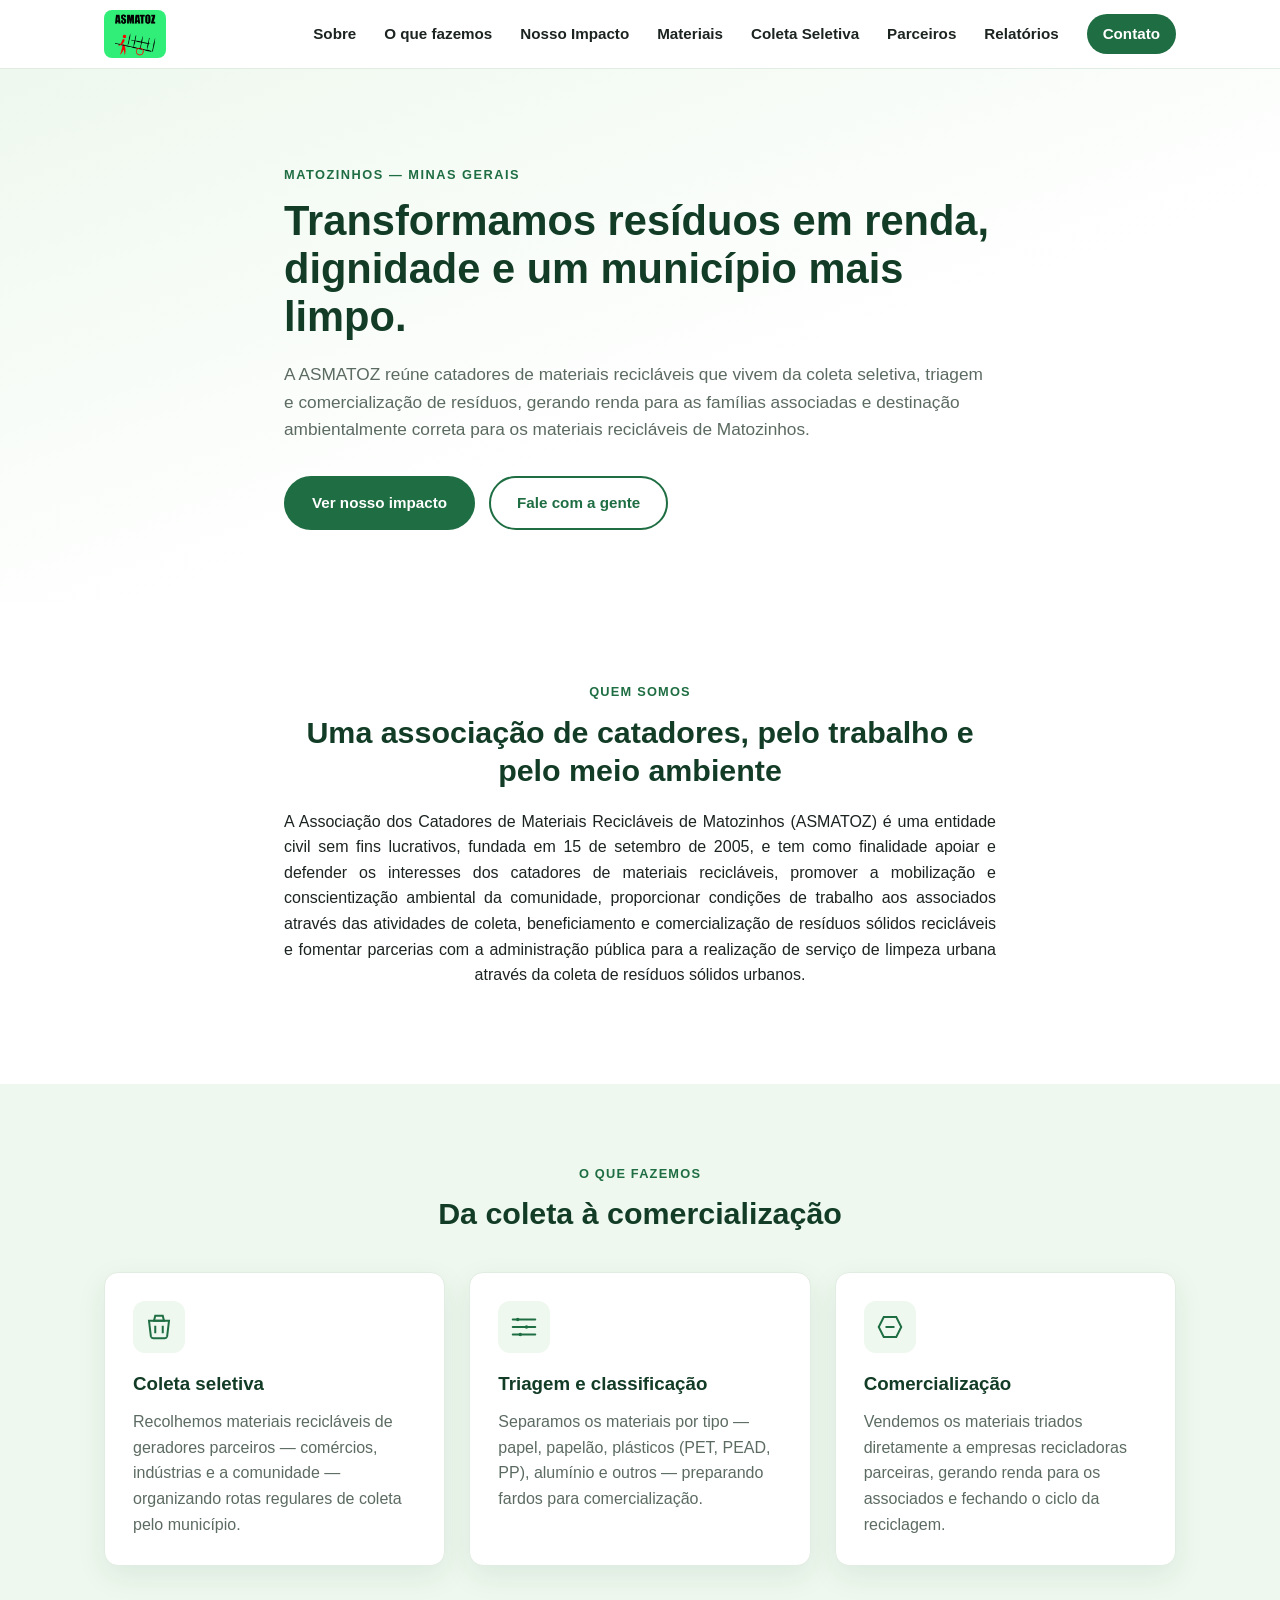
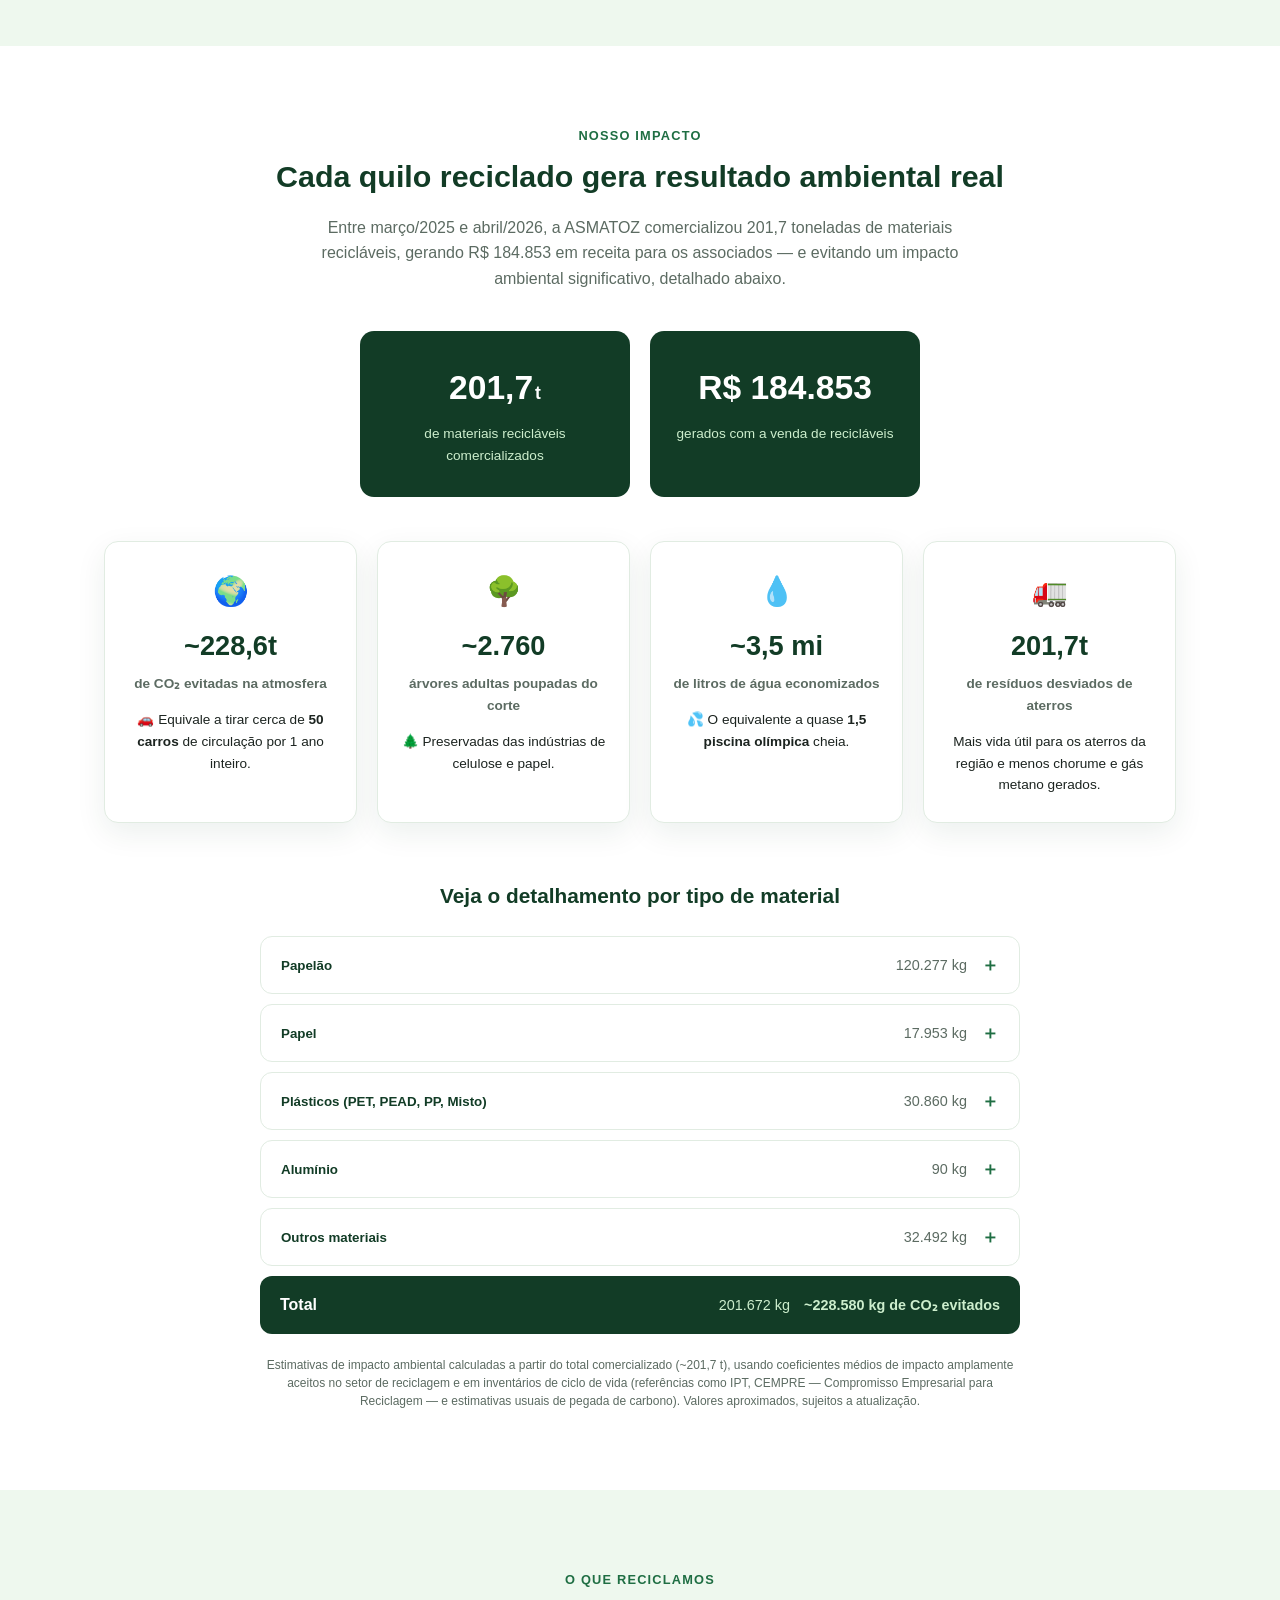
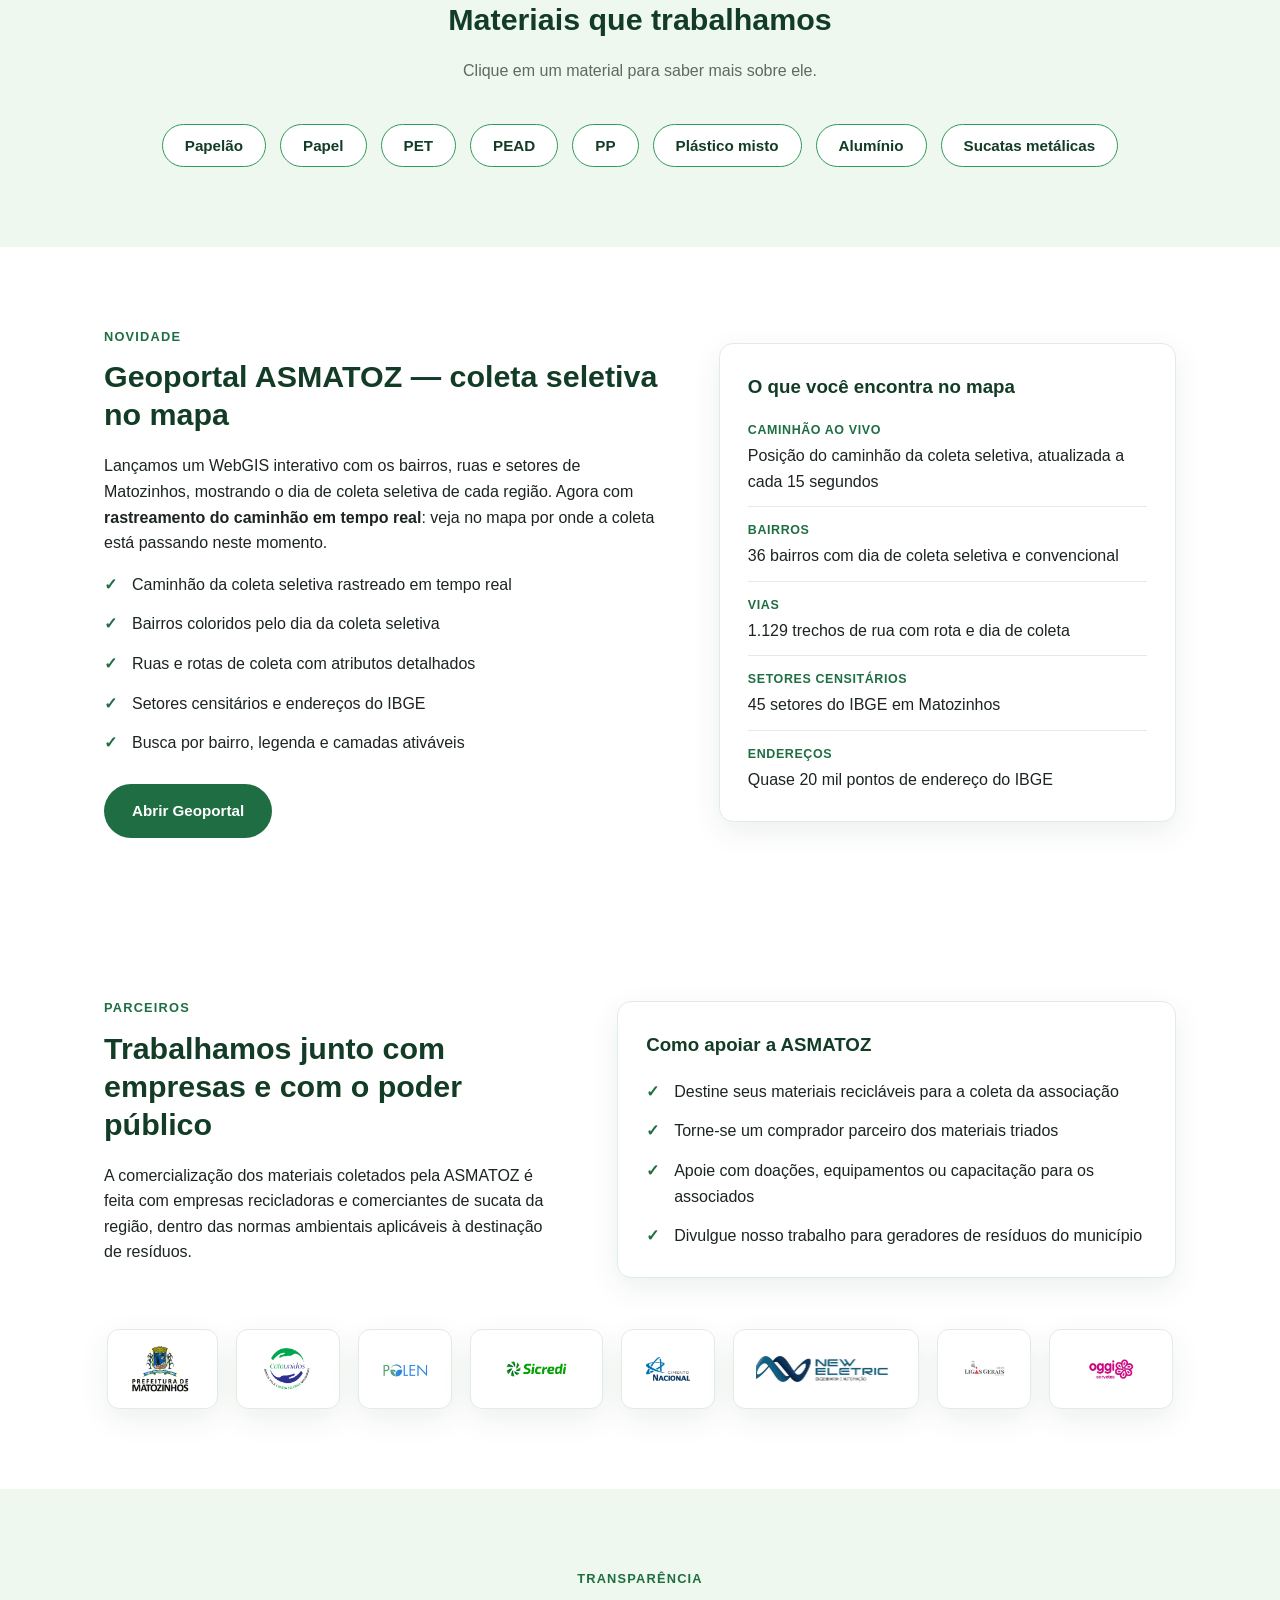
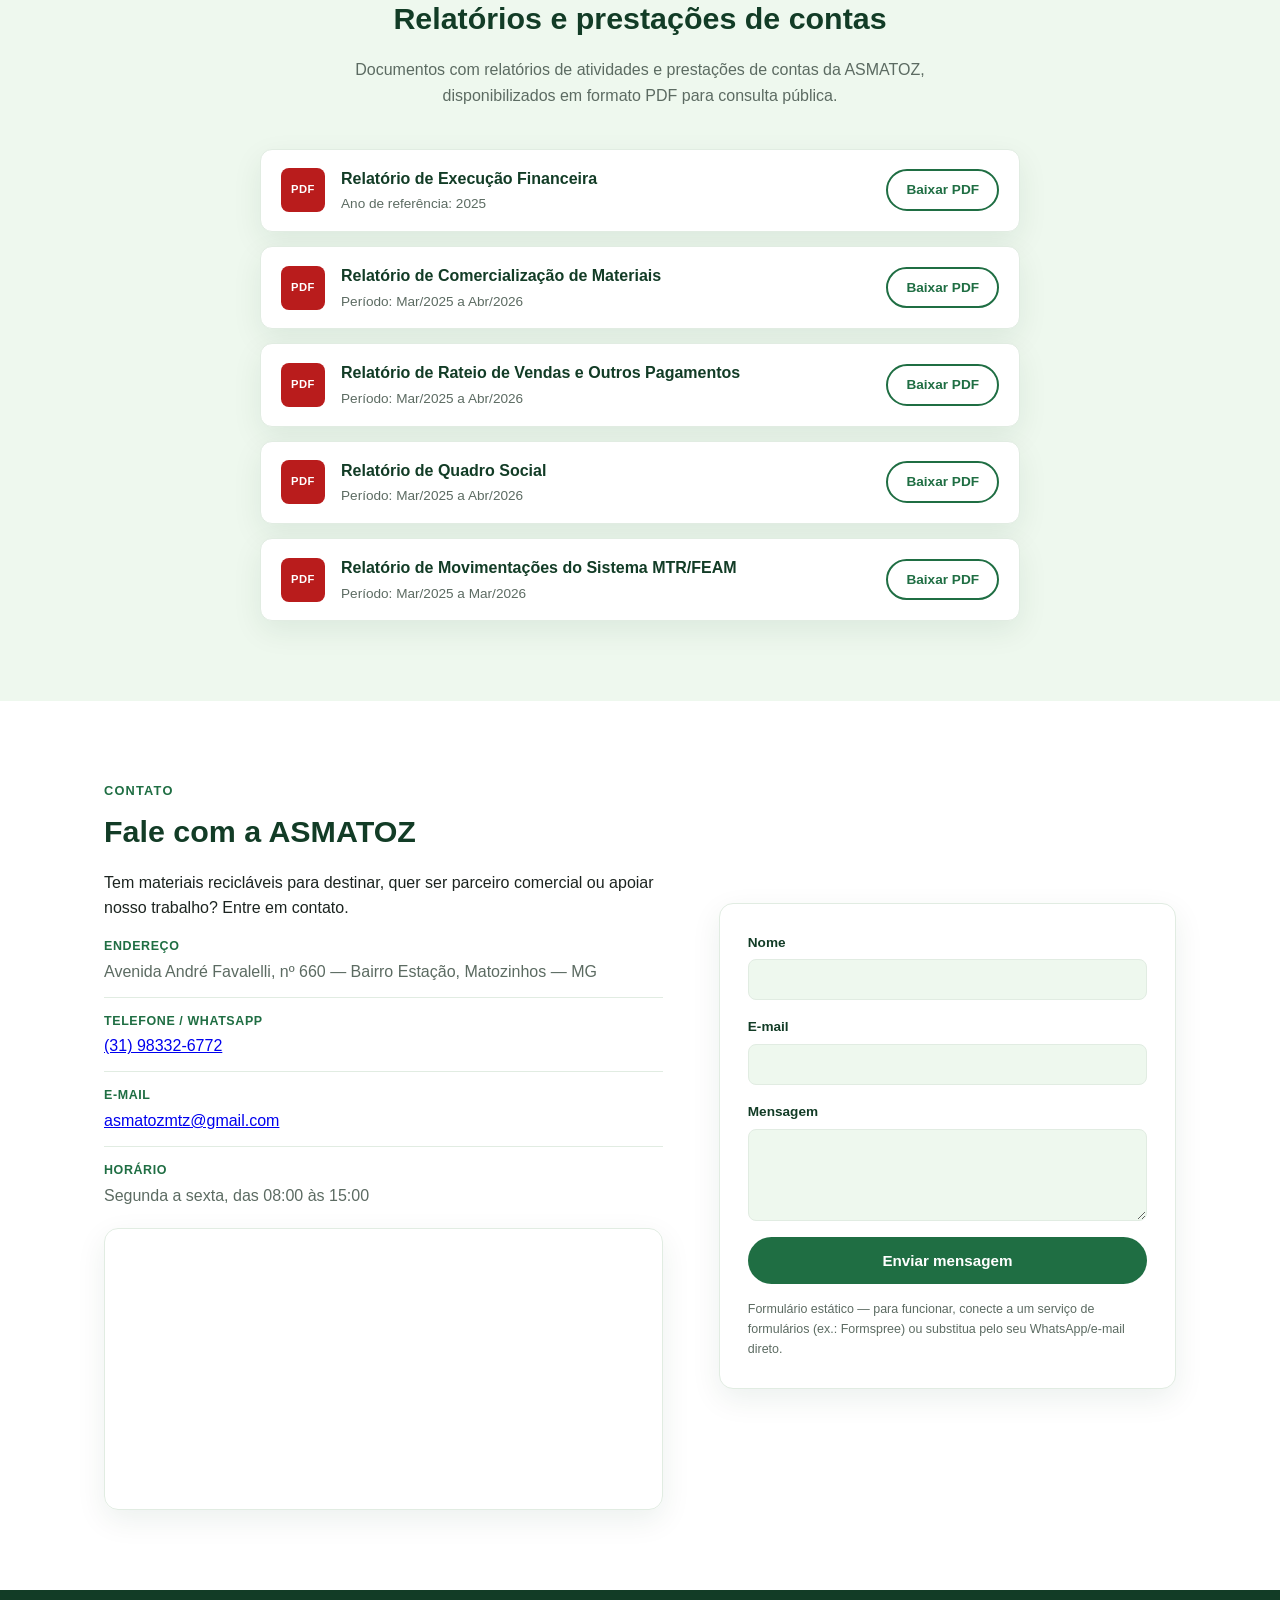
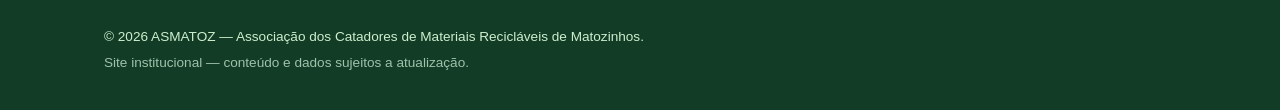
<file: index.html>
<!DOCTYPE html>
<html lang="pt-BR">
<head>
<meta charset="UTF-8">
<meta name="viewport" content="width=device-width, initial-scale=1.0">
<title>ASMATOZ — Associação dos Catadores de Materiais Recicláveis de Matozinhos</title>
<meta name="description" content="ASMATOZ — Associação dos Catadores de Materiais Recicláveis de Matozinhos. Coleta seletiva, triagem e comercialização de materiais recicláveis.">
<link rel="icon" href="assets/favicon-32.png" type="image/png">
<link rel="apple-touch-icon" href="assets/favicon-180.png">
<link rel="stylesheet" href="css/style.css">
</head>
<body>

<header class="site-header">
  <div class="container header-inner">
    <a href="#topo" class="brand">
      <span class="brand-mark">
        <img src="assets/header-logo.png" alt="ASMATOZ" height="48">
      </span>
    </a>
    <nav class="main-nav" id="main-nav">
      <a href="#sobre">Sobre</a>
      <a href="#atividades">O que fazemos</a>
      <a href="#impacto">Nosso Impacto</a>
      <a href="#materiais">Materiais</a>
      <a href="#geoportal">Coleta Seletiva</a>
      <a href="#parceiros">Parceiros</a>
      <a href="#relatorios">Relatórios</a>
      <a href="#contato" class="nav-cta">Contato</a>
    </nav>
    <button class="nav-toggle" id="nav-toggle" aria-label="Abrir menu" aria-expanded="false">
      <span></span><span></span><span></span>
    </button>
  </div>
</header>

<main id="topo">

  <section class="hero">
    <div class="container hero-inner">
      <p class="eyebrow">Matozinhos — Minas Gerais</p>
      <h1>Transformamos resíduos em renda, dignidade e um município mais limpo.</h1>
      <p class="hero-sub">A ASMATOZ reúne catadores de materiais recicláveis que vivem da coleta seletiva, triagem e comercialização de resíduos, gerando renda para as famílias associadas e destinação ambientalmente correta para os materiais recicláveis de Matozinhos.</p>
      <div class="hero-actions">
        <a href="#impacto" class="btn btn-primary">Ver nosso impacto</a>
        <a href="#contato" class="btn btn-outline">Fale com a gente</a>
      </div>
    </div>
  </section>

  <section id="sobre" class="section">
    <div class="container sobre-centered">
      <p class="section-tag center">Quem somos</p>
      <h2 class="center">Uma associação de catadores, pelo trabalho e pelo meio ambiente</h2>
      <p class="sobre-text">A Associação dos Catadores de Materiais Recicláveis de Matozinhos (ASMATOZ) é uma entidade civil sem fins lucrativos, fundada em 15 de setembro de 2005, e tem como finalidade apoiar e defender os interesses dos catadores de materiais recicláveis, promover a mobilização e conscientização ambiental da comunidade, proporcionar condições de trabalho aos associados através das atividades de coleta, beneficiamento e comercialização de resíduos sólidos recicláveis e fomentar parcerias com a administração pública para a realização de serviço de limpeza urbana através da coleta de resíduos sólidos urbanos.</p>
    </div>
  </section>

  <section id="atividades" class="section section-alt">
    <div class="container">
      <p class="section-tag center">O que fazemos</p>
      <h2 class="center">Da coleta à comercialização</h2>
      <div class="cards-grid">
        <article class="card">
          <div class="card-icon">
            <svg width="30" height="30" viewBox="0 0 24 24" fill="none"><path d="M4 7h16l-1.5 12.5a2 2 0 0 1-2 1.5H7.5a2 2 0 0 1-2-1.5L4 7z" stroke="#1f6e43" stroke-width="1.6"/><path d="M9 3h6l1 4H8l1-4z" stroke="#1f6e43" stroke-width="1.6"/><path d="M9 11v6M15 11v6" stroke="#1f6e43" stroke-width="1.6"/></svg>
          </div>
          <h3>Coleta seletiva</h3>
          <p>Recolhemos materiais recicláveis de geradores parceiros — comércios, indústrias e a comunidade — organizando rotas regulares de coleta pelo município.</p>
        </article>
        <article class="card">
          <div class="card-icon">
            <svg width="30" height="30" viewBox="0 0 24 24" fill="none"><path d="M3 6h18M3 12h18M3 18h18" stroke="#1f6e43" stroke-width="1.6" stroke-linecap="round"/><circle cx="7" cy="6" r="1.4" fill="#1f6e43"/><circle cx="14" cy="12" r="1.4" fill="#1f6e43"/><circle cx="9" cy="18" r="1.4" fill="#1f6e43"/></svg>
          </div>
          <h3>Triagem e classificação</h3>
          <p>Separamos os materiais por tipo — papel, papelão, plásticos (PET, PEAD, PP), alumínio e outros — preparando fardos para comercialização.</p>
        </article>
        <article class="card">
          <div class="card-icon">
            <svg width="30" height="30" viewBox="0 0 24 24" fill="none"><path d="M3 12l4-8h10l4 8-4 8H7l-4-8z" stroke="#1f6e43" stroke-width="1.6"/><path d="M9 12h6" stroke="#1f6e43" stroke-width="1.6" stroke-linecap="round"/></svg>
          </div>
          <h3>Comercialização</h3>
          <p>Vendemos os materiais triados diretamente a empresas recicladoras parceiras, gerando renda para os associados e fechando o ciclo da reciclagem.</p>
        </article>
      </div>
    </div>
  </section>

  <section id="impacto" class="section">
    <div class="container">
      <p class="section-tag center">Nosso impacto</p>
      <h2 class="center">Cada quilo reciclado gera resultado ambiental real</h2>
      <p class="center muted section-note">Entre março/2025 e abril/2026, a ASMATOZ comercializou 201,7 toneladas de materiais recicláveis, gerando R$ 184.853 em receita para os associados — e evitando um impacto ambiental significativo, detalhado abaixo.</p>

      <div class="stats-grid stats-grid-2">
        <div class="stat-card">
          <span class="stat-number">201,7<small>t</small></span>
          <span class="stat-label">de materiais recicláveis comercializados</span>
        </div>
        <div class="stat-card">
          <span class="stat-number">R$ 184.853</span>
          <span class="stat-label">gerados com a venda de recicláveis</span>
        </div>
      </div>

      <div class="impact-callouts">
        <div class="impact-callout">
          <div class="impact-icon">🌍</div>
          <span class="impact-number">~228,6t</span>
          <span class="impact-label">de CO₂ evitadas na atmosfera</span>
          <p class="impact-analogy">🚗 Equivale a tirar cerca de <strong>50 carros</strong> de circulação por 1 ano inteiro.</p>
        </div>
        <div class="impact-callout">
          <div class="impact-icon">🌳</div>
          <span class="impact-number">~2.760</span>
          <span class="impact-label">árvores adultas poupadas do corte</span>
          <p class="impact-analogy">🌲 Preservadas das indústrias de celulose e papel.</p>
        </div>
        <div class="impact-callout">
          <div class="impact-icon">💧</div>
          <span class="impact-number">~3,5 mi</span>
          <span class="impact-label">de litros de água economizados</span>
          <p class="impact-analogy">💦 O equivalente a quase <strong>1,5 piscina olímpica</strong> cheia.</p>
        </div>
        <div class="impact-callout">
          <div class="impact-icon">🚛</div>
          <span class="impact-number">201,7t</span>
          <span class="impact-label">de resíduos desviados de aterros</span>
          <p class="impact-analogy">Mais vida útil para os aterros da região e menos chorume e gás metano gerados.</p>
        </div>
      </div>

      <div class="impact-detail">
        <h3 class="impact-detail-title">Veja o detalhamento por tipo de material</h3>
        <div class="accordion" id="impact-accordion">
          <button class="accordion-item" type="button" aria-expanded="false">
            <span class="acc-head">
              <span class="acc-material">Papelão</span>
              <span class="acc-qty">120.277 kg</span>
              <span class="acc-chevron">＋</span>
            </span>
            <span class="acc-body">
              <span><strong>CO₂ evitado:</strong> ~132.300 kg</span>
              <span><strong>Recursos poupados:</strong> ~2.400 árvores e 3,1 milhões de litros de água</span>
              <span><strong>Energia:</strong> suficiente para abastecer ~35 casas por 1 ano</span>
            </span>
          </button>
          <button class="accordion-item" type="button" aria-expanded="false">
            <span class="acc-head">
              <span class="acc-material">Papel</span>
              <span class="acc-qty">17.953 kg</span>
              <span class="acc-chevron">＋</span>
            </span>
            <span class="acc-body">
              <span><strong>CO₂ evitado:</strong> ~19.700 kg</span>
              <span><strong>Recursos poupados:</strong> ~360 árvores e 460 mil litros de água</span>
              <span><strong>Energia:</strong> suficiente para abastecer ~5 casas por 1 ano</span>
            </span>
          </button>
          <button class="accordion-item" type="button" aria-expanded="false">
            <span class="acc-head">
              <span class="acc-material">Plásticos (PET, PEAD, PP, Misto)</span>
              <span class="acc-qty">30.860 kg</span>
              <span class="acc-chevron">＋</span>
            </span>
            <span class="acc-body">
              <span><strong>CO₂ evitado:</strong> ~46.300 kg</span>
              <span><strong>Recursos poupados:</strong> ~40.000 litros de petróleo (matéria-prima)</span>
              <span><strong>Energia:</strong> equivalente a ~180 mil horas de uma geladeira ligada</span>
            </span>
          </button>
          <button class="accordion-item" type="button" aria-expanded="false">
            <span class="acc-head">
              <span class="acc-material">Alumínio</span>
              <span class="acc-qty">90 kg</span>
              <span class="acc-chevron">＋</span>
            </span>
            <span class="acc-body">
              <span><strong>CO₂ evitado:</strong> ~1.080 kg</span>
              <span><strong>Recursos poupados:</strong> ~450 kg de bauxita (minério extraído)</span>
              <span><strong>Energia:</strong> 95% de economia frente à produção primária</span>
            </span>
          </button>
          <button class="accordion-item" type="button" aria-expanded="false">
            <span class="acc-head">
              <span class="acc-material">Outros materiais</span>
              <span class="acc-qty">32.492 kg</span>
              <span class="acc-chevron">＋</span>
            </span>
            <span class="acc-body">
              <span><strong>CO₂ evitado:</strong> ~29.200 kg</span>
              <span><strong>Recursos poupados:</strong> redução drástica de volume em aterros sanitários</span>
              <span><strong>Energia:</strong> impacto logístico e energético reduzido</span>
            </span>
          </button>
          <div class="accordion-total">
            <span class="acc-material">Total</span>
            <span class="acc-qty">201.672 kg</span>
            <span class="acc-co2">~228.580 kg de CO₂ evitados</span>
          </div>
        </div>
        <p class="muted methodology-note">Estimativas de impacto ambiental calculadas a partir do total comercializado (~201,7 t), usando coeficientes médios de impacto amplamente aceitos no setor de reciclagem e em inventários de ciclo de vida (referências como IPT, CEMPRE — Compromisso Empresarial para Reciclagem — e estimativas usuais de pegada de carbono). Valores aproximados, sujeitos a atualização.</p>
      </div>
    </div>
  </section>

  <section id="materiais" class="section section-alt">
    <div class="container">
      <p class="section-tag center">O que reciclamos</p>
      <h2 class="center">Materiais que trabalhamos</h2>
      <p class="center muted section-note">Clique em um material para saber mais sobre ele.</p>
      <div class="materials-grid" id="materials-grid">
        <button class="material-chip" type="button" data-material="papelao">Papelão</button>
        <button class="material-chip" type="button" data-material="papel">Papel</button>
        <button class="material-chip" type="button" data-material="pet">PET</button>
        <button class="material-chip" type="button" data-material="pead">PEAD</button>
        <button class="material-chip" type="button" data-material="pp">PP</button>
        <button class="material-chip" type="button" data-material="misto">Plástico misto</button>
        <button class="material-chip" type="button" data-material="aluminio">Alumínio</button>
        <button class="material-chip" type="button" data-material="sucata">Sucatas metálicas</button>
      </div>
    </div>
  </section>

  <div class="modal-overlay" id="material-modal" hidden>
    <div class="modal-box" role="dialog" aria-modal="true" aria-labelledby="modal-title">
      <button class="modal-close" id="modal-close" type="button" aria-label="Fechar">×</button>
      <h3 id="modal-title"></h3>
      <p id="modal-body"></p>
    </div>
  </div>

  <section id="geoportal" class="section">
    <div class="container two-col">
      <div>
        <p class="section-tag">Novidade</p>
        <h2>Geoportal ASMATOZ — coleta seletiva no mapa</h2>
        <p>Lançamos um WebGIS interativo com os bairros, ruas e setores de Matozinhos, mostrando o dia de coleta seletiva de cada região. Agora com <strong>rastreamento do caminhão em tempo real</strong>: veja no mapa por onde a coleta está passando neste momento.</p>
        <ul class="check-list">
          <li>Caminhão da coleta seletiva rastreado em tempo real</li>
          <li>Bairros coloridos pelo dia da coleta seletiva</li>
          <li>Ruas e rotas de coleta com atributos detalhados</li>
          <li>Setores censitários e endereços do IBGE</li>
          <li>Busca por bairro, legenda e camadas ativáveis</li>
        </ul>
        <div class="hero-actions" style="margin-top:28px;">
          <a href="geoportal/index.html" class="btn btn-primary">Abrir Geoportal</a>
        </div>
      </div>
      <div class="info-card">
        <h3>O que você encontra no mapa</h3>
        <ul class="info-list">
          <li><strong>Caminhão ao vivo</strong><span>Posição do caminhão da coleta seletiva, atualizada a cada 15 segundos</span></li>
          <li><strong>Bairros</strong><span>36 bairros com dia de coleta seletiva e convencional</span></li>
          <li><strong>Vias</strong><span>1.129 trechos de rua com rota e dia de coleta</span></li>
          <li><strong>Setores censitários</strong><span>45 setores do IBGE em Matozinhos</span></li>
          <li><strong>Endereços</strong><span>Quase 20 mil pontos de endereço do IBGE</span></li>
        </ul>
      </div>
    </div>
  </section>

  <section id="parceiros" class="section">
    <div class="container two-col reverse">
      <div class="info-card">
        <h3>Como apoiar a ASMATOZ</h3>
        <ul class="check-list">
          <li>Destine seus materiais recicláveis para a coleta da associação</li>
          <li>Torne-se um comprador parceiro dos materiais triados</li>
          <li>Apoie com doações, equipamentos ou capacitação para os associados</li>
          <li>Divulgue nosso trabalho para geradores de resíduos do município</li>
        </ul>
      </div>
      <div>
        <p class="section-tag">Parceiros</p>
        <h2>Trabalhamos junto com empresas e com o poder público</h2>
        <p>A comercialização dos materiais coletados pela ASMATOZ é feita com empresas recicladoras e comerciantes de sucata da região, dentro das normas ambientais aplicáveis à destinação de resíduos.</p>
      </div>
    </div>
    <div class="container">
      <div class="partners-strip">
        <div class="partner-logo"><img src="assets/parceiros/prefeitura.png" alt="Prefeitura de Matozinhos"></div>
        <div class="partner-logo"><img src="assets/parceiros/cataunidos.png" alt="Cataunidos"></div>
        <div class="partner-logo"><img src="assets/parceiros/polem.png" alt="PoLEN"></div>
        <div class="partner-logo"><img src="assets/parceiros/sicredi.png" alt="Sicredi"></div>
        <div class="partner-logo"><img src="assets/parceiros/cimento-nacional.png" alt="Cimento Nacional"></div>
        <div class="partner-logo"><img src="assets/parceiros/new-eletric.png" alt="New Eletric"></div>
        <div class="partner-logo"><img src="assets/parceiros/ligas-gerais.png" alt="Ligas Gerais"></div>
        <div class="partner-logo"><img src="assets/parceiros/oggi-sorvetes.png" alt="Oggi Sorvetes"></div>
      </div>
    </div>
  </section>

  <section id="relatorios" class="section section-alt">
    <div class="container">
      <p class="section-tag center">Transparência</p>
      <h2 class="center">Relatórios e prestações de contas</h2>
      <p class="center muted section-note">Documentos com relatórios de atividades e prestações de contas da ASMATOZ, disponibilizados em formato PDF para consulta pública.</p>

      <div class="reports-grid">
        <div class="report-card">
          <div class="report-icon">PDF</div>
          <div class="report-info">
            <h3>Relatório de Execução Financeira</h3>
            <p class="muted">Ano de referência: 2025</p>
          </div>
          <a href="docs/relatorio-execucao-financeira-2025.pdf" class="btn btn-outline report-btn" target="_blank" rel="noopener">Baixar PDF</a>
        </div>
        <div class="report-card">
          <div class="report-icon">PDF</div>
          <div class="report-info">
            <h3>Relatório de Comercialização de Materiais</h3>
            <p class="muted">Período: Mar/2025 a Abr/2026</p>
          </div>
          <a href="docs/relatorio-comercializacao-materiais.pdf" class="btn btn-outline report-btn" target="_blank" rel="noopener">Baixar PDF</a>
        </div>
        <div class="report-card">
          <div class="report-icon">PDF</div>
          <div class="report-info">
            <h3>Relatório de Rateio de Vendas e Outros Pagamentos</h3>
            <p class="muted">Período: Mar/2025 a Abr/2026</p>
          </div>
          <a href="docs/relatorio-rateio-vendas.pdf" class="btn btn-outline report-btn" target="_blank" rel="noopener">Baixar PDF</a>
        </div>
        <div class="report-card">
          <div class="report-icon">PDF</div>
          <div class="report-info">
            <h3>Relatório de Quadro Social</h3>
            <p class="muted">Período: Mar/2025 a Abr/2026</p>
          </div>
          <a href="docs/relatorio-quadro-social.pdf" class="btn btn-outline report-btn" target="_blank" rel="noopener">Baixar PDF</a>
        </div>
        <div class="report-card">
          <div class="report-icon">PDF</div>
          <div class="report-info">
            <h3>Relatório de Movimentações do Sistema MTR/FEAM</h3>
            <p class="muted">Período: Mar/2025 a Mar/2026</p>
          </div>
          <a href="docs/relatorio-mtr-feam.pdf" class="btn btn-outline report-btn" target="_blank" rel="noopener">Baixar PDF</a>
        </div>
      </div>
    </div>
  </section>

  <section id="contato" class="section">
    <div class="container two-col">
      <div>
        <p class="section-tag">Contato</p>
        <h2>Fale com a ASMATOZ</h2>
        <p>Tem materiais recicláveis para destinar, quer ser parceiro comercial ou apoiar nosso trabalho? Entre em contato.</p>
        <ul class="info-list plain">
          <li><strong>Endereço</strong><span>Avenida André Favalelli, nº 660 — Bairro Estação, Matozinhos — MG</span></li>
          <li><strong>Telefone / WhatsApp</strong><span><a href="https://wa.me/5531983326772" target="_blank" rel="noopener">(31) 98332-6772</a></span></li>
          <li><strong>E-mail</strong><span><a href="mailto:asmatozmtz@gmail.com">asmatozmtz@gmail.com</a></span></li>
          <li><strong>Horário</strong><span>Segunda a sexta, das 08:00 às 15:00</span></li>
        </ul>
        <div class="map-embed">
          <iframe
            title="Localização da ASMATOZ no Google Maps"
            src="https://www.google.com/maps?q=Avenida+Andr%C3%A9+Favalelli,+660,+Esta%C3%A7%C3%A3o,+Matozinhos+-+MG&output=embed"
            width="100%" height="280" style="border:0;" allowfullscreen="" loading="lazy"
            referrerpolicy="no-referrer-when-downgrade">
          </iframe>
        </div>
      </div>
      <form class="contact-form" id="contact-form">
        <label>Nome
          <input type="text" name="nome" required>
        </label>
        <label>E-mail
          <input type="email" name="email" required>
        </label>
        <label>Mensagem
          <textarea name="mensagem" rows="4" required></textarea>
        </label>
        <button type="submit" class="btn btn-primary full-width">Enviar mensagem</button>
        <p class="form-note">Formulário estático — para funcionar, conecte a um serviço de formulários (ex.: Formspree) ou substitua pelo seu WhatsApp/e-mail direto.</p>
      </form>
    </div>
  </section>

</main>

<footer class="site-footer">
  <div class="container footer-inner">
    <p>&copy; <span id="year"></span> ASMATOZ — Associação dos Catadores de Materiais Recicláveis de Matozinhos.</p>
    <p class="muted">Site institucional — conteúdo e dados sujeitos a atualização.</p>
  </div>
</footer>

<script src="js/script.js"></script>
</body>
</html>
</file>
<file: css/style.css>
:root {
  --green-900: #123c26;
  --green-700: #1f6e43;
  --green-500: #2e9959;
  --green-200: #cdeecd;
  --green-100: #eef8ee;
  --ink: #1c2420;
  --muted: #5c6b62;
  --paper: #ffffff;
  --border: #e1ece2;
  --shadow: 0 10px 30px rgba(18, 60, 38, 0.08);
  --radius: 14px;
  --maxw: 1120px;
}

* { box-sizing: border-box; }

html { scroll-behavior: smooth; }

body {
  margin: 0;
  font-family: "Segoe UI", Roboto, Helvetica, Arial, sans-serif;
  color: var(--ink);
  background: var(--paper);
  line-height: 1.6;
}

img { max-width: 100%; display: block; }

.container {
  max-width: var(--maxw);
  margin: 0 auto;
  padding: 0 24px;
}

/* Header */
.site-header {
  position: sticky;
  top: 0;
  z-index: 50;
  background: rgba(255, 255, 255, 0.92);
  backdrop-filter: saturate(180%) blur(8px);
  border-bottom: 1px solid var(--border);
}

.header-inner {
  display: flex;
  align-items: center;
  justify-content: space-between;
  height: 68px;
}

.brand {
  display: flex;
  align-items: center;
  gap: 10px;
  text-decoration: none;
  color: var(--green-900);
}

.brand-mark img {
  border-radius: 8px;
  display: block;
}

.brand-text {
  font-weight: 800;
  font-size: 1.25rem;
  letter-spacing: 0.5px;
}

.main-nav {
  display: flex;
  align-items: center;
  gap: 28px;
}

.main-nav a {
  color: var(--ink);
  text-decoration: none;
  font-size: 0.95rem;
  font-weight: 600;
}

.main-nav a:hover { color: var(--green-700); }

.nav-cta {
  background: var(--green-700);
  color: #fff !important;
  padding: 8px 16px;
  border-radius: 999px;
}

.nav-cta:hover { background: var(--green-900); }

.nav-toggle {
  display: none;
  flex-direction: column;
  gap: 5px;
  background: none;
  border: none;
  cursor: pointer;
  padding: 6px;
}

.nav-toggle span {
  width: 24px;
  height: 2px;
  background: var(--green-900);
  display: block;
}

/* Hero */
.hero {
  background: linear-gradient(160deg, var(--green-100) 0%, #ffffff 60%);
  padding: 96px 0 72px;
}

.hero-inner { max-width: 760px; }

.eyebrow {
  color: var(--green-700);
  font-weight: 700;
  letter-spacing: 1.5px;
  text-transform: uppercase;
  font-size: 0.8rem;
  margin: 0 0 12px;
}

.hero h1 {
  font-size: 2.6rem;
  line-height: 1.15;
  margin: 0 0 20px;
  color: var(--green-900);
}

.hero-sub {
  font-size: 1.08rem;
  color: var(--muted);
  margin: 0 0 32px;
}

.hero-actions { display: flex; gap: 14px; flex-wrap: wrap; }

.btn {
  display: inline-block;
  padding: 13px 26px;
  border-radius: 999px;
  font-weight: 700;
  text-decoration: none;
  font-size: 0.95rem;
  border: 2px solid transparent;
  cursor: pointer;
}

.btn-primary {
  background: var(--green-700);
  color: #fff;
}

.btn-primary:hover { background: var(--green-900); }

.btn-outline {
  background: transparent;
  color: var(--green-700);
  border-color: var(--green-700);
}

.btn-outline:hover { background: var(--green-100); }

.full-width { width: 100%; }

/* Sections */
.section { padding: 80px 0; }
.section-alt { background: var(--green-100); }

.section-tag {
  color: var(--green-700);
  font-weight: 700;
  text-transform: uppercase;
  letter-spacing: 1.2px;
  font-size: 0.8rem;
  margin: 0 0 10px;
}

.section h2 {
  color: var(--green-900);
  font-size: 1.9rem;
  margin: 0 0 20px;
  line-height: 1.25;
}

.center { text-align: center; }

.section-note { max-width: 640px; margin: 0 auto 40px; }
.small-note { margin-top: 32px; font-size: 0.85rem; }

.muted { color: var(--muted); }

.two-col {
  display: grid;
  grid-template-columns: 1.1fr 0.9fr;
  gap: 56px;
  align-items: center;
}

.two-col.reverse { grid-template-columns: 0.9fr 1.1fr; }
.two-col.reverse .info-card { order: 1; }

.sobre-centered {
  max-width: 760px;
  text-align: center;
}

.sobre-text {
  text-align: justify;
  text-align-last: center;
}

.info-card {
  background: #fff;
  border: 1px solid var(--border);
  border-radius: var(--radius);
  padding: 28px;
  box-shadow: var(--shadow);
}

.info-card h3 {
  margin-top: 0;
  color: var(--green-900);
}

.info-list {
  list-style: none;
  margin: 0;
  padding: 0;
  display: flex;
  flex-direction: column;
  gap: 14px;
}

.info-list li {
  display: flex;
  flex-direction: column;
  gap: 2px;
  border-bottom: 1px solid var(--border);
  padding-bottom: 12px;
}

.info-list li:last-child { border-bottom: none; padding-bottom: 0; }

.info-list strong {
  font-size: 0.78rem;
  text-transform: uppercase;
  letter-spacing: 0.6px;
  color: var(--green-700);
}

.info-list.plain span { color: var(--muted); }

.check-list {
  margin: 0;
  padding: 0;
  list-style: none;
  display: flex;
  flex-direction: column;
  gap: 14px;
}

.check-list li {
  padding-left: 28px;
  position: relative;
}

.check-list li::before {
  content: "✓";
  position: absolute;
  left: 0;
  top: 0;
  color: var(--green-700);
  font-weight: 800;
}

/* Cards grid */
.cards-grid {
  display: grid;
  grid-template-columns: repeat(3, 1fr);
  gap: 24px;
  margin-top: 40px;
}

.card {
  background: #fff;
  border: 1px solid var(--border);
  border-radius: var(--radius);
  padding: 28px;
  box-shadow: var(--shadow);
}

.card-icon {
  width: 52px;
  height: 52px;
  border-radius: 12px;
  background: var(--green-100);
  display: flex;
  align-items: center;
  justify-content: center;
  margin-bottom: 16px;
}

.card h3 { margin: 0 0 10px; color: var(--green-900); }
.card p { margin: 0; color: var(--muted); }

/* Stats */
.stats-grid {
  display: grid;
  grid-template-columns: repeat(4, 1fr);
  gap: 20px;
  margin-top: 36px;
}

.stat-card {
  background: var(--green-900);
  color: #fff;
  border-radius: var(--radius);
  padding: 30px 20px;
  text-align: center;
  display: flex;
  flex-direction: column;
  gap: 8px;
}

.stat-number {
  font-size: 2.1rem;
  font-weight: 800;
  color: #fff;
}

.stat-number small { font-size: 1.1rem; margin-left: 2px; font-weight: 600; }

.stat-label {
  font-size: 0.85rem;
  color: var(--green-200);
}

/* Materials */
.materials-grid {
  display: flex;
  flex-wrap: wrap;
  gap: 14px;
  justify-content: center;
  margin-top: 36px;
}

.material-chip {
  background: #fff;
  border: 1.5px solid var(--green-500);
  color: var(--green-900);
  font-weight: 700;
  padding: 12px 22px;
  border-radius: 999px;
  font-family: inherit;
  font-size: 0.95rem;
  cursor: pointer;
  transition: transform 0.15s ease, box-shadow 0.15s ease, background 0.15s ease;
}

.material-chip:hover,
.material-chip:focus-visible {
  background: var(--green-700);
  color: #fff;
  transform: translateY(-2px);
  box-shadow: var(--shadow);
}

/* Modal */
.modal-overlay {
  position: fixed;
  inset: 0;
  background: rgba(18, 60, 38, 0.55);
  display: flex;
  align-items: center;
  justify-content: center;
  padding: 20px;
  z-index: 200;
}

.modal-overlay[hidden] { display: none; }

.modal-box {
  background: #fff;
  border-radius: var(--radius);
  padding: 32px;
  max-width: 480px;
  width: 100%;
  position: relative;
  box-shadow: var(--shadow);
}

.modal-box h3 {
  color: var(--green-900);
  margin: 0 0 14px;
}

.modal-box p {
  color: var(--muted);
  margin: 0;
  line-height: 1.6;
}

.modal-close {
  position: absolute;
  top: 14px;
  right: 14px;
  border: none;
  background: var(--green-100);
  color: var(--green-900);
  width: 32px;
  height: 32px;
  border-radius: 50%;
  font-size: 1.2rem;
  line-height: 1;
  cursor: pointer;
}

.modal-close:hover { background: var(--green-200); }

/* Map */
.map-embed {
  margin-top: 20px;
  border-radius: var(--radius);
  overflow: hidden;
  border: 1px solid var(--border);
  box-shadow: var(--shadow);
}

.map-embed iframe { display: block; }

/* Impact section */
.stats-grid-2 {
  grid-template-columns: repeat(2, 1fr);
  max-width: 560px;
  margin: 36px auto 0;
}

.impact-callouts {
  display: grid;
  grid-template-columns: repeat(4, 1fr);
  gap: 20px;
  margin-top: 44px;
}

.impact-callout {
  background: #fff;
  border: 1px solid var(--border);
  border-radius: var(--radius);
  padding: 26px 20px;
  text-align: center;
  box-shadow: var(--shadow);
  display: flex;
  flex-direction: column;
  align-items: center;
  gap: 6px;
}

.impact-icon { font-size: 1.8rem; margin-bottom: 4px; }

.impact-number {
  font-size: 1.7rem;
  font-weight: 800;
  color: var(--green-900);
}

.impact-label {
  font-size: 0.85rem;
  color: var(--muted);
  font-weight: 600;
}

.impact-analogy {
  margin: 8px 0 0;
  font-size: 0.85rem;
  color: var(--ink);
}

.impact-detail { margin-top: 56px; }

.impact-detail-title {
  text-align: center;
  color: var(--green-900);
  font-size: 1.3rem;
  margin: 0 0 24px;
}

.accordion {
  max-width: 760px;
  margin: 0 auto;
  display: flex;
  flex-direction: column;
  gap: 10px;
}

.accordion-item {
  background: #fff;
  border: 1px solid var(--border);
  border-radius: 12px;
  padding: 0;
  text-align: left;
  cursor: pointer;
  font-family: inherit;
  overflow: hidden;
}

.acc-head {
  display: flex;
  align-items: center;
  gap: 14px;
  padding: 16px 20px;
}

.acc-material {
  flex: 1;
  font-weight: 700;
  color: var(--green-900);
}

.acc-qty {
  color: var(--muted);
  font-size: 0.9rem;
}

.acc-chevron {
  color: var(--green-700);
  font-weight: 800;
  font-size: 1.1rem;
  transition: transform 0.2s ease;
}

.accordion-item[aria-expanded="true"] .acc-chevron { transform: rotate(45deg); }

.acc-body {
  display: none;
  flex-direction: column;
  gap: 6px;
  padding: 0 20px 18px;
  color: var(--muted);
  font-size: 0.92rem;
  border-top: 1px solid var(--border);
  padding-top: 12px;
}

.accordion-item[aria-expanded="true"] .acc-body { display: flex; }

.accordion-total {
  display: flex;
  align-items: center;
  gap: 14px;
  padding: 16px 20px;
  background: var(--green-900);
  border-radius: 12px;
  color: #fff;
}

.accordion-total .acc-material { color: #fff; }
.accordion-total .acc-qty { color: var(--green-200); }
.accordion-total .acc-co2 {
  margin-left: auto;
  font-weight: 700;
  color: var(--green-200);
  font-size: 0.9rem;
}

.methodology-note {
  max-width: 760px;
  margin: 22px auto 0;
  font-size: 0.75rem;
  text-align: center;
  line-height: 1.5;
}

/* Partners strip */
.partners-strip {
  margin-top: 48px;
  display: flex;
  flex-wrap: wrap;
  justify-content: center;
  align-items: center;
  gap: 18px;
}

.partner-logo {
  background: #fff;
  border: 1px solid var(--border);
  border-radius: 12px;
  padding: 14px 22px;
  display: flex;
  align-items: center;
  justify-content: center;
  height: 80px;
  box-shadow: var(--shadow);
}

.partner-logo img {
  max-height: 48px;
  max-width: 140px;
  width: auto;
  height: auto;
  object-fit: contain;
}

/* Reports (Relatórios) */
.reports-grid {
  max-width: 760px;
  margin: 40px auto 0;
  display: flex;
  flex-direction: column;
  gap: 14px;
}

.report-card {
  background: #fff;
  border: 1px solid var(--border);
  border-radius: 12px;
  padding: 16px 20px;
  display: flex;
  align-items: center;
  gap: 16px;
  box-shadow: var(--shadow);
}

.report-icon {
  flex-shrink: 0;
  width: 44px;
  height: 44px;
  border-radius: 8px;
  background: #b91c1c;
  color: #fff;
  font-size: 0.7rem;
  font-weight: 800;
  display: flex;
  align-items: center;
  justify-content: center;
  letter-spacing: 0.5px;
}

.report-info { flex: 1; }
.report-info h3 { margin: 0 0 2px; font-size: 1rem; color: var(--green-900); }
.report-info p { margin: 0; font-size: 0.85rem; }

.report-btn {
  padding: 8px 18px;
  font-size: 0.85rem;
  flex-shrink: 0;
}

/* Contact form */
.contact-form {
  background: #fff;
  border: 1px solid var(--border);
  border-radius: var(--radius);
  padding: 28px;
  box-shadow: var(--shadow);
  display: flex;
  flex-direction: column;
  gap: 16px;
}

.contact-form label {
  display: flex;
  flex-direction: column;
  gap: 6px;
  font-size: 0.85rem;
  font-weight: 700;
  color: var(--green-900);
}

.contact-form input,
.contact-form textarea {
  font-family: inherit;
  font-size: 0.95rem;
  padding: 11px 14px;
  border-radius: 8px;
  border: 1px solid var(--border);
  background: var(--green-100);
  color: var(--ink);
}

.contact-form input:focus,
.contact-form textarea:focus {
  outline: 2px solid var(--green-500);
  background: #fff;
}

.form-note {
  font-size: 0.78rem;
  color: var(--muted);
  margin: 0;
}

/* Footer */
.site-footer {
  background: var(--green-900);
  color: var(--green-200);
  padding: 32px 0;
}

.footer-inner p { margin: 4px 0; font-size: 0.85rem; }
.footer-inner .muted { color: #9fc2ab; }

/* Responsive */
@media (max-width: 880px) {
  .two-col, .two-col.reverse { grid-template-columns: 1fr; gap: 32px; }
  .two-col.reverse .info-card { order: 0; }
  .cards-grid { grid-template-columns: 1fr; }
  .stats-grid { grid-template-columns: repeat(2, 1fr); }
  .impact-callouts { grid-template-columns: repeat(2, 1fr); }
  .hero h1 { font-size: 2rem; }
}

@media (max-width: 720px) {
  .main-nav {
    position: absolute;
    top: 68px;
    left: 0;
    right: 0;
    background: #fff;
    flex-direction: column;
    align-items: flex-start;
    padding: 20px 24px;
    gap: 18px;
    border-bottom: 1px solid var(--border);
    display: none;
  }
  .main-nav.open { display: flex; }
  .nav-cta { align-self: flex-start; }
  .nav-toggle { display: flex; }
  .hero { padding: 64px 0 48px; }
  .section { padding: 56px 0; }
  .stats-grid { grid-template-columns: 1fr 1fr; }
  .impact-callouts { grid-template-columns: 1fr; }
  .acc-head { flex-wrap: wrap; }
  .accordion-total { flex-wrap: wrap; }
  .accordion-total .acc-co2 { margin-left: 0; }
}
</file>
